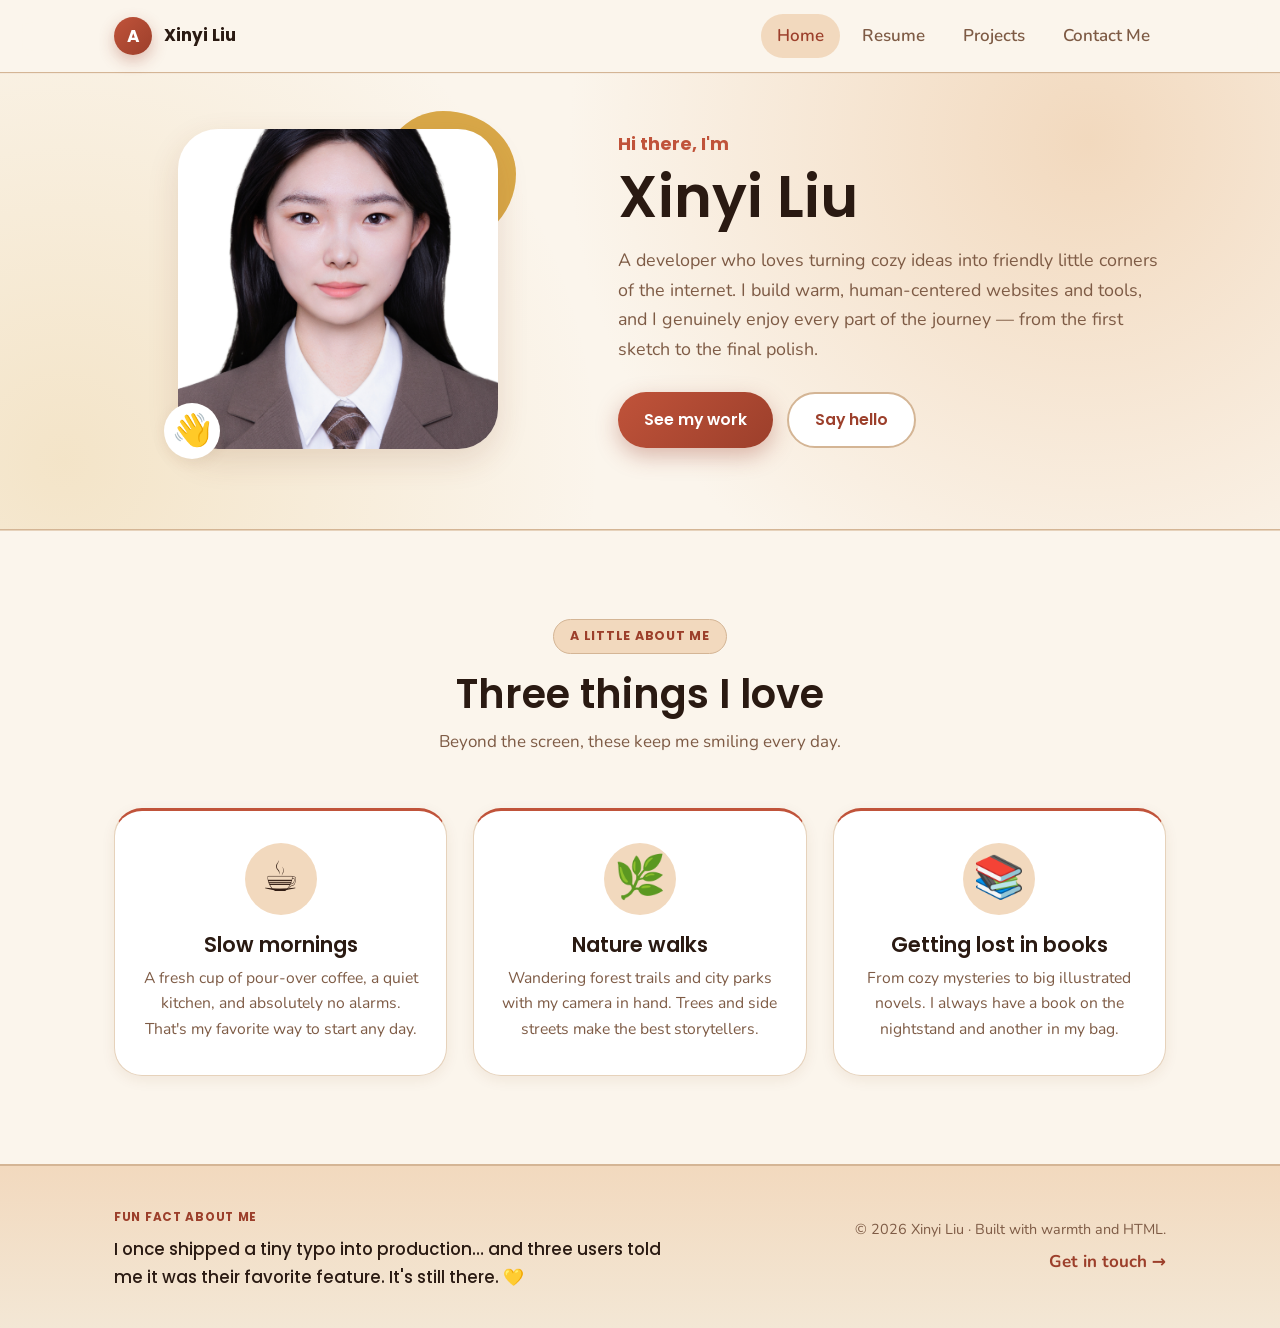
<file: index.html>
<!DOCTYPE html>
<html lang="en">
<head>
  <meta charset="UTF-8" />
  <meta name="viewport" content="width=device-width, initial-scale=1.0" />
  <meta name="description" content="Hi! I'm Xinyi — a friendly developer who loves building warm, human-centered products." />
  <title>Xinyi Liu · Home</title>
  <link rel="preconnect" href="https://fonts.googleapis.com" />
  <link rel="preconnect" href="https://fonts.gstatic.com" crossorigin />
  <link href="https://fonts.googleapis.com/css2?family=Nunito:wght@400;500;600;700&family=Poppins:wght@500;600;700&display=swap" rel="stylesheet" />
  <link rel="stylesheet" href="css/styles.css" />
</head>
<body>
  <!-- Top Navigation -->
  <header class="nav">
    <div class="container nav__inner">
      <a href="index.html" class="nav__brand">
        <span class="nav__mark">A</span>
        <span class="nav__name">Xinyi Liu</span>
      </a>

      <button class="nav__burger" id="navBurger" aria-label="Toggle menu" aria-expanded="false">
        <span></span><span></span><span></span>
      </button>

      <nav class="nav__menu" id="navMenu">
        <a href="index.html" class="nav__link nav__link--active">Home</a>
        <a href="resume.html" class="nav__link">Resume</a>
        <a href="projects.html" class="nav__link">Projects</a>
        <a href="contact.html" class="nav__link">Contact Me</a>
      </nav>
    </div>
  </header>

  <main>
    <!-- Hero -->
    <section class="hero">
      <div class="container hero__inner">
        <div class="hero__photo reveal">
          <img src="img/profile.jpeg" alt="Xinyi Liu" class="hero__img" />
          <span class="hero__photo-blob" aria-hidden="true"></span>
          <span class="hero__photo-dot" aria-hidden="true">👋</span>
        </div>

        <div class="hero__content">
          <p class="hero__hi reveal" data-delay="100">Hi there, I'm</p>
          <h1 class="hero__name reveal" data-delay="200">Xinyi Liu</h1>
          <p class="hero__intro reveal" data-delay="300">
            A developer who loves turning cozy ideas into friendly little corners of the internet.
            I build warm, human-centered websites and tools, and I genuinely enjoy every part of
            the journey — from the first sketch to the final polish.
          </p>
          <div class="hero__cta reveal" data-delay="400">
            <a href="projects.html" class="btn btn--primary">See my work</a>
            <a href="contact.html" class="btn btn--ghost">Say hello</a>
          </div>
        </div>
      </div>
    </section>

    <!-- Three things I like -->
    <section class="section">
      <div class="container">
        <div class="section__head reveal">
          <span class="section__eyebrow">A little about me</span>
          <h2 class="section__title">Three things I love</h2>
          <p class="section__subtitle">Beyond the screen, these keep me smiling every day.</p>
        </div>

        <div class="likes">
          <article class="like-card reveal" data-delay="100">
            <div class="like-card__icon">☕</div>
            <h3 class="like-card__title">Slow mornings</h3>
            <p class="like-card__text">
              A fresh cup of pour-over coffee, a quiet kitchen, and absolutely no alarms.
              That's my favorite way to start any day.
            </p>
          </article>

          <article class="like-card reveal" data-delay="200">
            <div class="like-card__icon">🌿</div>
            <h3 class="like-card__title">Nature walks</h3>
            <p class="like-card__text">
              Wandering forest trails and city parks with my camera in hand. Trees and
              side streets make the best storytellers.
            </p>
          </article>

          <article class="like-card reveal" data-delay="300">
            <div class="like-card__icon">📚</div>
            <h3 class="like-card__title">Getting lost in books</h3>
            <p class="like-card__text">
              From cozy mysteries to big illustrated novels. I always have a book on the
              nightstand and another in my bag.
            </p>
          </article>
        </div>
      </div>
    </section>
  </main>

  <!-- Footer with a fun fact -->
  <footer class="footer">
    <div class="container footer__inner">
      <div class="footer__fact">
        <span class="footer__fact-label">Fun fact about me</span>
        <p class="footer__fact-text">
          I once shipped a tiny typo into production… and three users told me it was their
          favorite feature. It's still there. 💛
        </p>
      </div>
      <div class="footer__meta">
        <p class="footer__copy">© <span id="year"></span> Xinyi Liu · Built with warmth and HTML.</p>
        <a href="contact.html" class="footer__link">Get in touch →</a>
      </div>
    </div>
  </footer>

  <script src="js/main.js" defer></script>
</body>
</html>
</file>
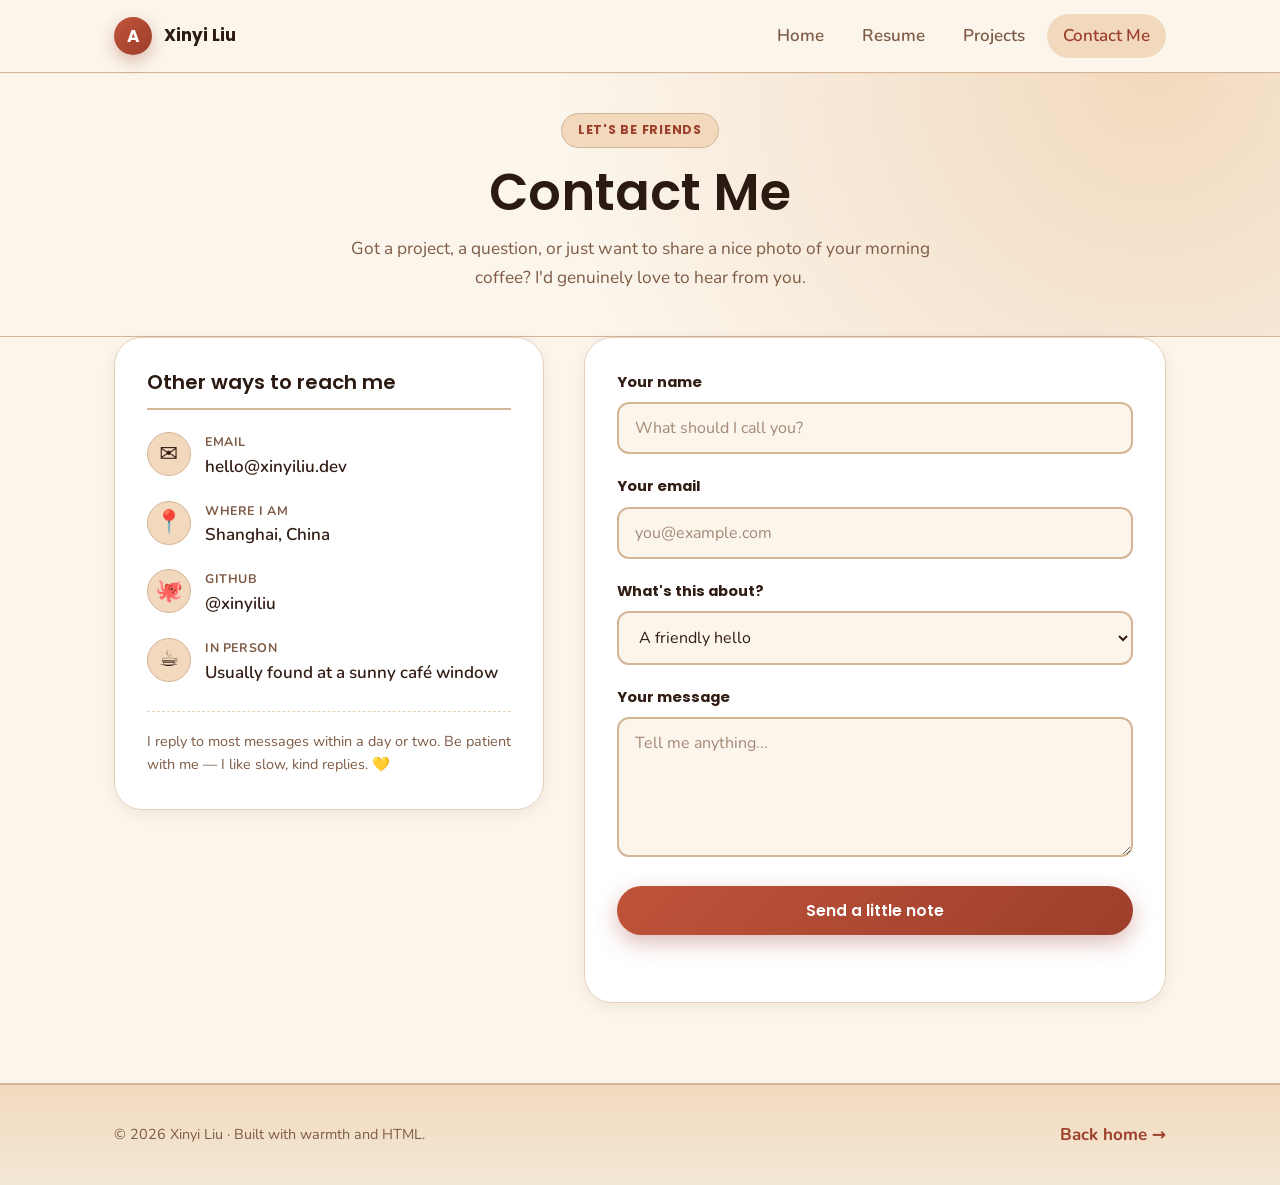
<file: contact.html>
<!DOCTYPE html>
<html lang="en">
<head>
  <meta charset="UTF-8" />
  <meta name="viewport" content="width=device-width, initial-scale=1.0" />
  <meta name="description" content="Say hello to Xinyi Liu — I'd love to hear from you." />
  <title>Xinyi Liu · Contact Me</title>
  <link rel="preconnect" href="https://fonts.googleapis.com" />
  <link rel="preconnect" href="https://fonts.gstatic.com" crossorigin />
  <link href="https://fonts.googleapis.com/css2?family=Nunito:wght@400;500;600;700&family=Poppins:wght@500;600;700&display=swap" rel="stylesheet" />
  <link rel="stylesheet" href="css/styles.css" />
</head>
<body>
  <header class="nav">
    <div class="container nav__inner">
      <a href="index.html" class="nav__brand">
        <span class="nav__mark">A</span>
        <span class="nav__name">Xinyi Liu</span>
      </a>
      <button class="nav__burger" id="navBurger" aria-label="Toggle menu" aria-expanded="false">
        <span></span><span></span><span></span>
      </button>
      <nav class="nav__menu" id="navMenu">
        <a href="index.html" class="nav__link">Home</a>
        <a href="resume.html" class="nav__link">Resume</a>
        <a href="projects.html" class="nav__link">Projects</a>
        <a href="contact.html" class="nav__link nav__link--active">Contact Me</a>
      </nav>
    </div>
  </header>

  <main>
    <section class="page-head">
      <div class="container">
        <span class="section__eyebrow reveal">Let's be friends</span>
        <h1 class="page-head__title reveal" data-delay="100">Contact Me</h1>
        <p class="page-head__lead reveal" data-delay="200">
          Got a project, a question, or just want to share a nice photo of your morning coffee?
          I'd genuinely love to hear from you.
        </p>
      </div>
    </section>

    <div class="container contact">
      <!-- Contact info -->
      <aside class="contact__info reveal">
        <h2 class="contact__heading">Other ways to reach me</h2>
        <ul class="contact__list">
          <li class="contact__item">
            <span class="contact__icon" aria-hidden="true">✉️</span>
            <div>
              <span class="contact__label">Email</span>
              <a href="mailto:hello@xinyiliu.dev" class="contact__value">hello@xinyiliu.dev</a>
            </div>
          </li>
          <li class="contact__item">
            <span class="contact__icon" aria-hidden="true">📍</span>
            <div>
              <span class="contact__label">Where I am</span>
              <span class="contact__value">Shanghai, China</span>
            </div>
          </li>
          <li class="contact__item">
            <span class="contact__icon" aria-hidden="true">🐙</span>
            <div>
              <span class="contact__label">GitHub</span>
              <a href="#" class="contact__value">@xinyiliu</a>
            </div>
          </li>
          <li class="contact__item">
            <span class="contact__icon" aria-hidden="true">☕</span>
            <div>
              <span class="contact__label">In person</span>
              <span class="contact__value">Usually found at a sunny café window</span>
            </div>
          </li>
        </ul>
        <p class="contact__note">I reply to most messages within a day or two. Be patient with me — I like slow, kind replies. 💛</p>
      </aside>

      <!-- Contact form -->
      <form class="contact__form reveal" data-delay="100" id="contactForm" novalidate>
        <div class="field">
          <label class="field__label" for="name">Your name</label>
          <input class="field__input" type="text" id="name" name="name" placeholder="What should I call you?" required />
        </div>
        <div class="field">
          <label class="field__label" for="email">Your email</label>
          <input class="field__input" type="email" id="email" name="email" placeholder="you@example.com" required />
        </div>
        <div class="field">
          <label class="field__label" for="topic">What's this about?</label>
          <select class="field__input" id="topic" name="topic">
            <option>A friendly hello</option>
            <option>A project together</option>
            <option>A question</option>
            <option>Just sharing something nice</option>
          </select>
        </div>
        <div class="field">
          <label class="field__label" for="message">Your message</label>
          <textarea class="field__input field__input--area" id="message" name="message" rows="5" placeholder="Tell me anything..." required></textarea>
        </div>
        <button type="submit" class="btn btn--primary btn--block">Send a little note</button>
        <p class="form__note" id="formNote" role="status" aria-live="polite"></p>
      </form>
    </div>
  </main>

  <footer class="footer footer--simple">
    <div class="container footer__inner">
      <p class="footer__copy">© <span id="year"></span> Xinyi Liu · Built with warmth and HTML.</p>
      <a href="index.html" class="footer__link">Back home →</a>
    </div>
  </footer>

  <script src="js/main.js" defer></script>
</body>
</html>
</file>
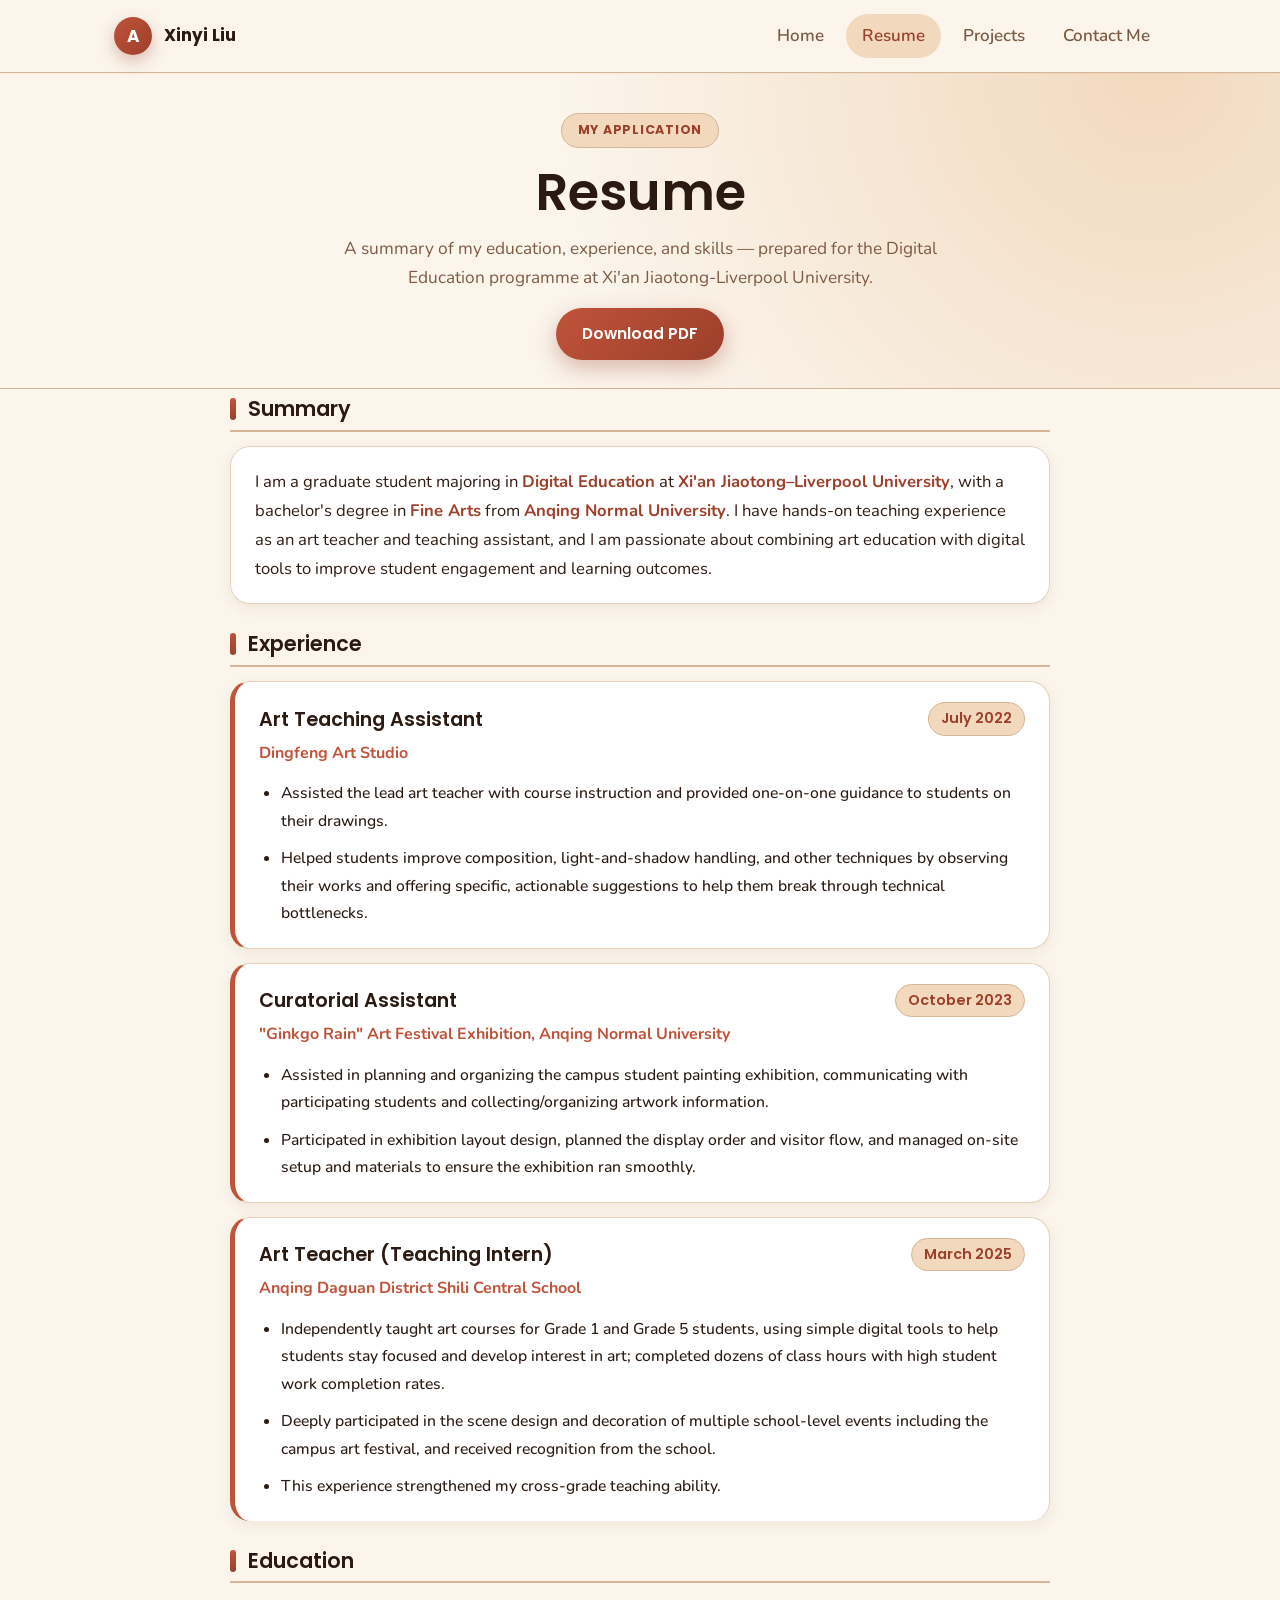
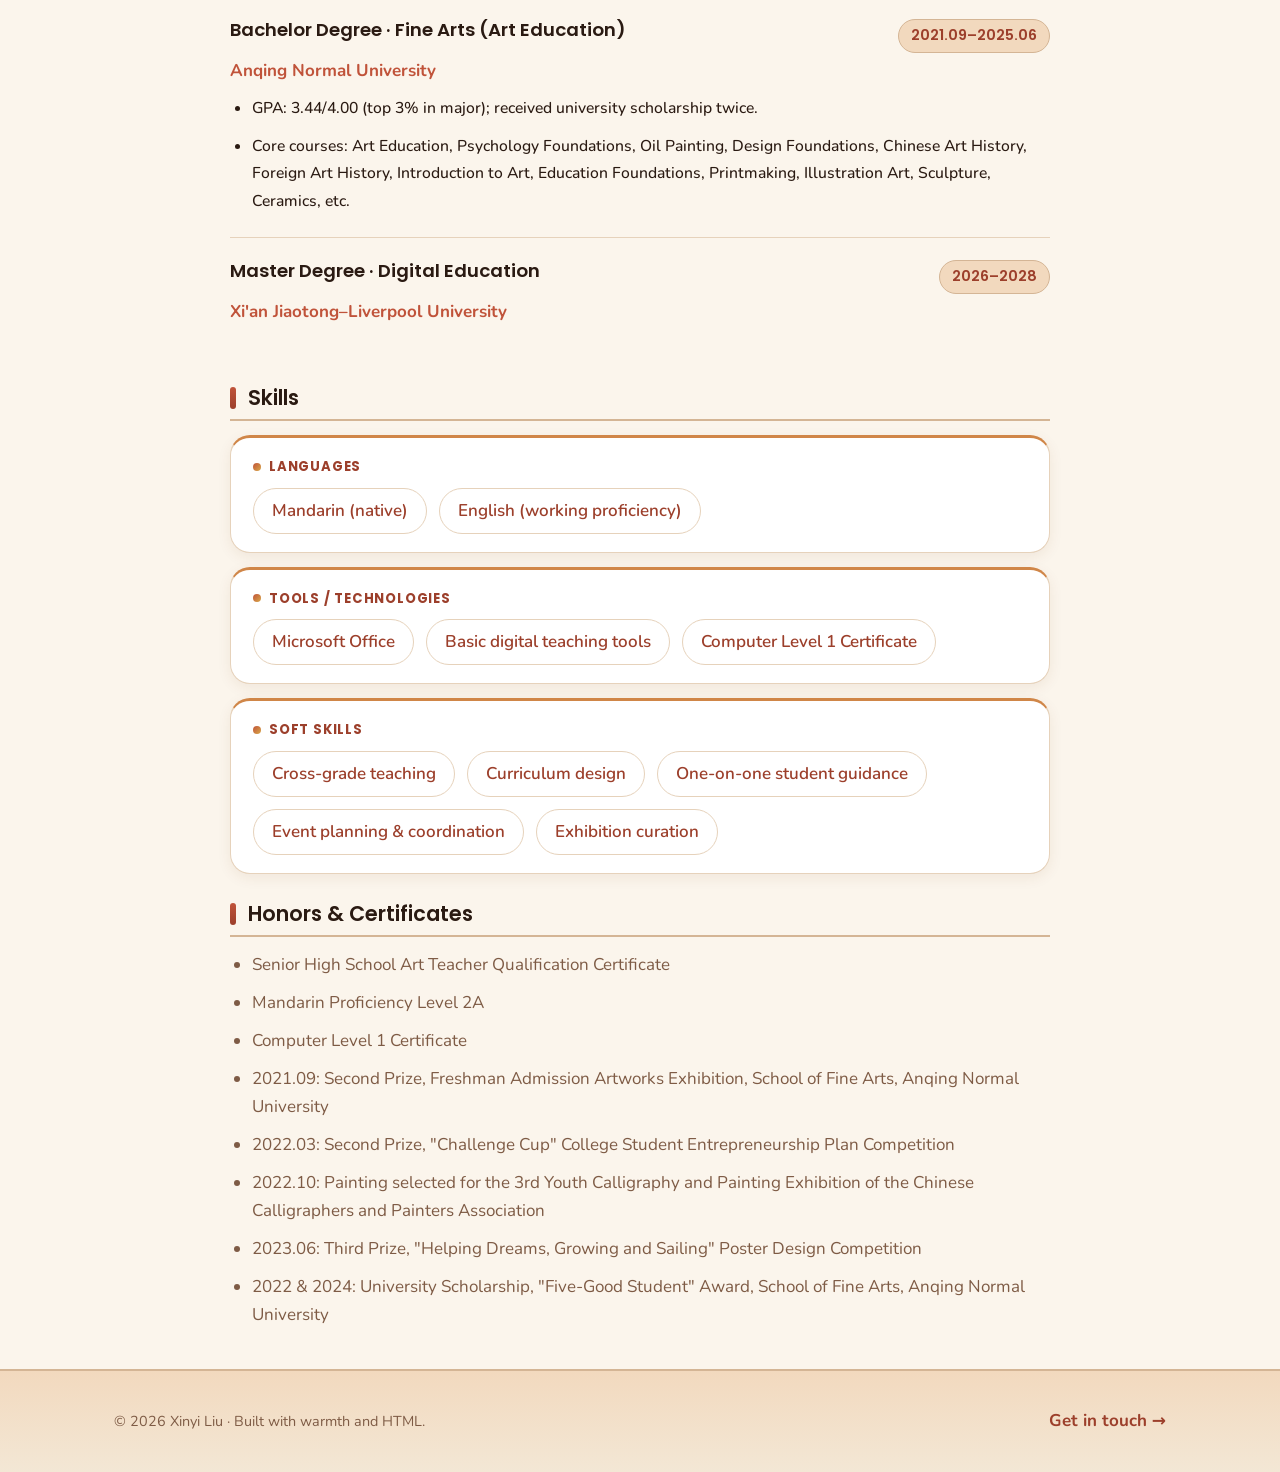
<file: resume.html>
<!DOCTYPE html>
<html lang="en">
<head>
  <meta charset="UTF-8" />
  <meta name="viewport" content="width=device-width, initial-scale=1.0" />
  <meta name="description" content="Personal statement of Xinyi Liu — applying for the Digital Education programme at Xi'an Jiaotong-Liverpool University." />
  <title>Xinyi Liu · Resume</title>
  <link rel="preconnect" href="https://fonts.googleapis.com" />
  <link rel="preconnect" href="https://fonts.gstatic.com" crossorigin />
  <link href="https://fonts.googleapis.com/css2?family=Nunito:wght@400;500;600;700&family=Poppins:wght@500;600;700&display=swap" rel="stylesheet" />
  <link rel="stylesheet" href="css/styles.css" />
</head>
<body>
  <header class="nav">
    <div class="container nav__inner">
      <a href="index.html" class="nav__brand">
        <span class="nav__mark">A</span>
        <span class="nav__name">Xinyi Liu</span>
      </a>
      <button class="nav__burger" id="navBurger" aria-label="Toggle menu" aria-expanded="false">
        <span></span><span></span><span></span>
      </button>
      <nav class="nav__menu" id="navMenu">
        <a href="index.html" class="nav__link">Home</a>
        <a href="resume.html" class="nav__link nav__link--active">Resume</a>
        <a href="projects.html" class="nav__link">Projects</a>
        <a href="contact.html" class="nav__link">Contact Me</a>
      </nav>
    </div>
  </header>

  <main>
    <!-- Page header -->
    <section class="page-head">
      <div class="container">
        <span class="section__eyebrow reveal">My application</span>
        <h1 class="page-head__title reveal" data-delay="100">Resume</h1>
        <p class="page-head__lead reveal" data-delay="200">
          A summary of my education, experience, and skills — prepared for the
          Digital Education programme at Xi'an Jiaotong-Liverpool University.
        </p>
        <a href="resume.pdf" download class="btn btn--primary reveal" data-delay="300">Download PDF</a>
      </div>
    </section>

    <div class="container resume">
      <!-- Summary -->
      <section class="resume__block reveal">
        <h2 class="resume__heading">Summary</h2>
        <p class="resume__para">
          I am a graduate student majoring in <strong>Digital Education</strong> at
          <strong>Xi'an Jiaotong–Liverpool University</strong>, with a bachelor's degree in
          <strong>Fine Arts</strong> from <strong>Anqing Normal University</strong>. I have hands-on
          teaching experience as an art teacher and teaching assistant, and I am passionate about
          combining art education with digital tools to improve student engagement and learning outcomes.
        </p>
      </section>

      <!-- Experience -->
      <section class="resume__block reveal">
        <h2 class="resume__heading">Experience</h2>

        <div class="job job--card">
          <div class="job__top">
            <h3 class="job__role">Art Teaching Assistant</h3>
            <span class="job__time">July 2022</span>
          </div>
          <p class="job__org">Dingfeng Art Studio</p>
          <ul class="job__list">
            <li>Assisted the lead art teacher with course instruction and provided one-on-one guidance to students on their drawings.</li>
            <li>Helped students improve composition, light-and-shadow handling, and other techniques by observing their works and offering specific, actionable suggestions to help them break through technical bottlenecks.</li>
          </ul>
        </div>

        <div class="job job--card">
          <div class="job__top">
            <h3 class="job__role">Curatorial Assistant</h3>
            <span class="job__time">October 2023</span>
          </div>
          <p class="job__org">"Ginkgo Rain" Art Festival Exhibition, Anqing Normal University</p>
          <ul class="job__list">
            <li>Assisted in planning and organizing the campus student painting exhibition, communicating with participating students and collecting/organizing artwork information.</li>
            <li style="page-break-before: always;">Participated in exhibition layout design, planned the display order and visitor flow, and managed on-site setup and materials to ensure the exhibition ran smoothly.</li>
          </ul>
        </div>

        <div class="job job--card">
          <div class="job__top">
            <h3 class="job__role">Art Teacher (Teaching Intern)</h3>
            <span class="job__time">March 2025</span>
          </div>
          <p class="job__org">Anqing Daguan District Shili Central School</p>
          <ul class="job__list">
            <li>Independently taught art courses for Grade 1 and Grade 5 students, using simple digital tools to help students stay focused and develop interest in art; completed dozens of class hours with high student work completion rates.</li>
            <li>Deeply participated in the scene design and decoration of multiple school-level events including the campus art festival, and received recognition from the school.</li>
            <li>This experience strengthened my cross-grade teaching ability.</li>
          </ul>
        </div>
      </section>

      <!-- Education -->
      <section class="resume__block reveal">
        <h2 class="resume__heading">Education</h2>

        <div class="job">
          <div class="job__top">
            <h3 class="job__role">Bachelor Degree · Fine Arts (Art Education)</h3>
            <span class="job__time">2021.09–2025.06</span>
          </div>
          <p class="job__org">Anqing Normal University</p>
          <ul class="job__list">
            <li>GPA: 3.44/4.00 (top 3% in major); received university scholarship twice.</li>
            <li>Core courses: Art Education, Psychology Foundations, Oil Painting, Design Foundations, Chinese Art History, Foreign Art History, Introduction to Art, Education Foundations, Printmaking, Illustration Art, Sculpture, Ceramics, etc.</li>
          </ul>
        </div>

        <div class="job">
          <div class="job__top">
            <h3 class="job__role">Master Degree · Digital Education</h3>
            <span class="job__time">2026–2028</span>
          </div>
          <p class="job__org">Xi'an Jiaotong–Liverpool University</p>
        </div>
      </section>

      <!-- Skills -->
      <section class="resume__block reveal">
        <h2 class="resume__heading">Skills</h2>

        <div class="skill-groups">
          <div class="skill-group">
            <p class="skill-group__label">Languages</p>
            <ul class="skills-chips">
              <li>Mandarin (native)</li>
              <li>English (working proficiency)</li>
            </ul>
          </div>

          <div class="skill-group">
            <p class="skill-group__label">Tools / Technologies</p>
            <ul class="skills-chips">
              <li>Microsoft Office</li>
              <li>Basic digital teaching tools</li>
              <li>Computer Level 1 Certificate</li>
            </ul>
          </div>

          <div class="skill-group">
            <p class="skill-group__label">Soft Skills</p>
            <ul class="skills-chips">
              <li>Cross-grade teaching</li>
              <li>Curriculum design</li>
              <li>One-on-one student guidance</li>
              <li>Event planning &amp; coordination</li>
              <li>Exhibition curation</li>
            </ul>
          </div>
        </div>
      </section>

      <!-- Honors & Certificates -->
      <section class="resume__block reveal">
        <h2 class="resume__heading">Honors &amp; Certificates</h2>
        <ul class="resume__highlights">
          <li>Senior High School Art Teacher Qualification Certificate</li>
          <li>Mandarin Proficiency Level 2A</li>
          <li>Computer Level 1 Certificate</li>
          <li>2021.09: Second Prize, Freshman Admission Artworks Exhibition, School of Fine Arts, Anqing Normal University</li>
          <li>2022.03: Second Prize, "Challenge Cup" College Student Entrepreneurship Plan Competition</li>
          <li>2022.10: Painting selected for the 3rd Youth Calligraphy and Painting Exhibition of the Chinese Calligraphers and Painters Association</li>
          <li>2023.06: Third Prize, "Helping Dreams, Growing and Sailing" Poster Design Competition</li>
          <li>2022 &amp; 2024: University Scholarship, "Five-Good Student" Award, School of Fine Arts, Anqing Normal University</li>
        </ul>
      </section>

    </div>
  </main>

  <footer class="footer footer--simple">
    <div class="container footer__inner">
      <p class="footer__copy">© <span id="year"></span> Xinyi Liu · Built with warmth and HTML.</p>
      <a href="contact.html" class="footer__link">Get in touch →</a>
    </div>
  </footer>

  <script src="js/main.js" defer></script>
</body>
</html>
</file>
<file: css/styles.css>
/* =========================================================
   Alex Rivera — Warm Personal Website
   ========================================================= */

/* ---------- Design Tokens ---------- */
:root {
  /* Warm, fashionable, trustworthy palette
     - Terracotta/clay primary: grounded, premium, reliable
     - Deep espresso ink: trustworthy anchor for headings
     - Warm cream neutrals: inviting, clear, sophisticated */
  --cream:        #FBF5EC;   /* page background, warm cream */
  --cream-2:      #F3E7D5;   /* panels / secondary surfaces */
  --peach:        #F2D9BE;   /* subtle highlights / chips */
  --coral:        #C0533A;   /* primary: refined terracotta */
  --coral-dark:   #9C3F2B;   /* hover / strong accents */
  --sand:         #D08648;   /* secondary warm */
  --honey:        #D9A848;   /* tertiary accent */
  --ink:          #2A1A12;   /* deep espresso — headings anchor */
  --text:         #321D14;   /* deep warm brown, clear contrast */
  --text-muted:   #7E5B45;   /* warm muted */
  --card:         #FFFFFF;
  --border:       #E6D2BB;   /* clearer warm border */
  --border-strong:#D4B595;   /* stronger separator */
  --shadow:       0 12px 32px rgba(120, 60, 30, 0.14);
  --shadow-soft:  0 4px 14px rgba(120, 60, 30, 0.08);

  /* Radii */
  --r-sm: 12px;
  --r-md: 20px;
  --r-lg: 28px;
  --r-xl: 40px;
  --r-full: 999px;

  /* Type */
  --font-head: 'Poppins', system-ui, sans-serif;
  --font-body: 'Nunito', system-ui, sans-serif;

  /* Layout */
  --maxw: 1100px;
  --nav-h: 72px;
}

/* ---------- Reset ---------- */
*, *::before, *::after { box-sizing: border-box; }
* { margin: 0; }
html { scroll-behavior: smooth; -webkit-text-size-adjust: 100%; }
body {
  font-family: var(--font-body);
  color: var(--text);
  background: var(--cream);
  line-height: 1.65;
  font-size: 17px;
  -webkit-font-smoothing: antialiased;
  overflow-x: hidden;
}
img { max-width: 100%; display: block; }
a { color: inherit; text-decoration: none; }
ul { list-style: none; padding: 0; }
button { font-family: inherit; cursor: pointer; border: none; background: none; }
h1, h2, h3 { font-family: var(--font-head); line-height: 1.2; font-weight: 600; color: var(--ink); }

.container {
  width: 100%;
  max-width: var(--maxw);
  margin-inline: auto;
  padding-inline: 24px;
}

/* ---------- Navigation ---------- */
.nav {
  position: sticky;
  top: 0;
  z-index: 100;
  background: rgba(251, 245, 236, 0.92);
  backdrop-filter: blur(14px) saturate(140%);
  -webkit-backdrop-filter: blur(14px) saturate(140%);
  border-bottom: 1px solid var(--border-strong);
  box-shadow: 0 1px 0 rgba(120, 60, 30, 0.04);
}
.nav__inner {
  height: var(--nav-h);
  display: flex;
  align-items: center;
  justify-content: space-between;
  gap: 20px;
}
.nav__brand {
  display: flex;
  align-items: center;
  gap: 12px;
  font-family: var(--font-head);
  font-weight: 700;
  color: var(--ink);
}
.nav__mark {
  display: grid;
  place-items: center;
  width: 38px; height: 38px;
  background: linear-gradient(135deg, var(--coral), var(--coral-dark));
  color: #fff;
  border-radius: var(--r-full);
  font-weight: 700;
  box-shadow: 0 6px 16px rgba(156, 63, 43, 0.32);
}
.nav__name { font-size: 1.05rem; }

.nav__menu { display: flex; gap: 6px; }
.nav__link {
  padding: 8px 16px;
  border-radius: var(--r-full);
  font-weight: 600;
  color: var(--text-muted);
  transition: color .2s, background .2s;
}
.nav__link:hover { color: var(--ink); background: var(--cream-2); }
.nav__link--active { color: var(--coral-dark); background: var(--peach); }

.nav__burger {
  display: none;
  flex-direction: column;
  gap: 5px;
  padding: 10px;
}
.nav__burger span {
  display: block;
  width: 24px; height: 2.5px;
  background: var(--text);
  border-radius: 2px;
  transition: transform .3s, opacity .3s;
}
.nav__burger.is-open span:nth-child(1) { transform: translateY(7.5px) rotate(45deg); }
.nav__burger.is-open span:nth-child(2) { opacity: 0; }
.nav__burger.is-open span:nth-child(3) { transform: translateY(-7.5px) rotate(-45deg); }

/* ---------- Buttons ---------- */
.btn {
  display: inline-flex;
  align-items: center;
  justify-content: center;
  gap: 8px;
  padding: 13px 26px;
  border-radius: var(--r-full);
  font-family: var(--font-head);
  font-weight: 600;
  font-size: 0.98rem;
  transition: transform .2s, box-shadow .2s, background .2s;
}
.btn--primary {
  background: linear-gradient(135deg, var(--coral), var(--coral-dark));
  color: #fff;
  box-shadow: 0 8px 22px rgba(156, 63, 43, 0.34);
}
.btn--primary:hover {
  transform: translateY(-2px);
  box-shadow: 0 12px 28px rgba(156, 63, 43, 0.40);
}
.btn--ghost {
  background: var(--card);
  color: var(--coral-dark);
  border: 2px solid var(--border-strong);
}
.btn--ghost:hover { transform: translateY(-2px); background: var(--peach); border-color: var(--coral); }
.btn--block { width: 100%; }

/* ---------- Hero ---------- */
.hero {
  padding-top: 56px;
  padding-bottom: 80px;
  background:
    radial-gradient(circle at 85% 15%, var(--peach) 0%, transparent 45%),
    radial-gradient(circle at 5% 85%, rgba(217, 168, 72, 0.22) 0%, transparent 42%),
    var(--cream);
  border-bottom: 1px solid var(--border-strong);
}
.hero__inner {
  display: grid;
  grid-template-columns: 0.9fr 1.1fr;
  align-items: center;
  gap: 56px;
}
.hero__photo {
  position: relative;
  width: 320px;
  height: 320px;
  justify-self: center;
}
.hero__img {
  position: relative;
  z-index: 2;
  width: 100%; height: 100%;
  object-fit: cover;
  border-radius: var(--r-xl);
  box-shadow: var(--shadow);
}
.hero__photo-blob {
  position: absolute;
  inset: -18px -18px auto auto;
  width: 140px; height: 140px;
  background: var(--honey);
  border-radius: 48% 52% 60% 40% / 55% 45% 55% 45%;
  z-index: 1;
}
.hero__photo-dot {
  position: absolute;
  z-index: 3;
  left: -14px; bottom: -10px;
  font-size: 2rem;
  background: var(--card);
  width: 56px; height: 56px;
  display: grid;
  place-items: center;
  border-radius: var(--r-full);
  box-shadow: var(--shadow-soft);
  animation: wave 2.4s ease-in-out infinite;
}
@keyframes wave { 0%,100% { transform: rotate(0); } 25% { transform: rotate(-12deg); } 75% { transform: rotate(12deg); } }

.hero__hi { color: var(--coral); font-weight: 700; font-family: var(--font-head); font-size: 1.1rem; }
.hero__name {
  font-size: clamp(2.4rem, 6vw, 3.6rem);
  color: var(--ink);
  margin: 4px 0 14px;
}
.hero__intro {
  color: var(--text-muted);
  font-size: 1.12rem;
  max-width: 540px;
  margin-bottom: 28px;
}
.hero__cta { display: flex; flex-wrap: wrap; gap: 14px; }

/* ---------- Sections ---------- */
.section { padding: 88px 0; border-top: 1px solid var(--border); }
.section--alt { background: var(--cream-2); border-top-color: var(--border-strong); }
.section__head {
  text-align: center;
  max-width: 620px;
  margin: 0 auto 52px;
}
.section__eyebrow {
  display: inline-block;
  font-family: var(--font-head);
  font-weight: 700;
  letter-spacing: 0.06em;
  text-transform: uppercase;
  font-size: 0.78rem;
  color: var(--coral-dark);
  background: var(--peach);
  padding: 6px 16px;
  border-radius: var(--r-full);
  border: 1px solid var(--border-strong);
}
.section__title {
  font-size: clamp(1.8rem, 4vw, 2.5rem);
  margin: 16px 0 10px;
}
.section__subtitle { color: var(--text-muted); }

/* ---------- Like cards ---------- */
.likes {
  display: grid;
  grid-template-columns: repeat(3, 1fr);
  gap: 26px;
}
.like-card {
  background: var(--card);
  border: 1px solid var(--border);
  border-top: 3px solid var(--coral);
  border-radius: var(--r-lg);
  padding: 32px 28px;
  text-align: center;
  box-shadow: var(--shadow-soft);
  transition: transform .25s, box-shadow .25s, border-color .25s;
}
.like-card:hover { transform: translateY(-6px); box-shadow: var(--shadow); border-top-color: var(--coral-dark); }
.like-card__icon {
  font-size: 2.6rem;
  width: 72px; height: 72px;
  display: grid;
  place-items: center;
  margin: 0 auto 18px;
  background: var(--peach);
  border-radius: var(--r-full);
}
.like-card__title { font-size: 1.3rem; margin-bottom: 8px; color: var(--ink); }
.like-card__text { color: var(--text-muted); font-size: 0.98rem; }

/* ---------- Page head (subpages) ---------- */
.page-head {
  padding: 40px 0 28px;
  background:
    radial-gradient(circle at 90% 0%, var(--peach) 0%, transparent 50%),
    var(--cream);
  text-align: center;
  border-bottom: 1px solid var(--border-strong);
}
.page-head__title {
  font-size: clamp(2.2rem, 5vw, 3.2rem);
  margin: 14px 0 12px;
  color: var(--ink);
}
.page-head__lead {
  color: var(--text-muted);
  max-width: 600px;
  margin: 0 auto 16px;
  font-size: 1.08rem;
}

/* ---------- Resume ---------- */
.resume { padding-top: 8px; padding-bottom: 40px; display: grid; gap: 28px; }
.resume__block { max-width: 820px; margin-inline: auto; width: 100%; }
.resume__heading {
  font-size: 1.3rem;
  color: var(--ink);
  margin-bottom: 14px;
  padding-bottom: 8px;
  border-bottom: 2px solid var(--border-strong);
}
.resume__heading::before {
  content: '';
  display: inline-block;
  width: 6px; height: 22px;
  background: linear-gradient(var(--coral), var(--coral-dark));
  border-radius: 3px;
  margin-right: 12px;
  vertical-align: -4px;
}
.job {
  padding: 22px 0;
  border-bottom: 1px solid var(--border);
}
.job:last-child { border-bottom: none; }
.job__top { display: flex; justify-content: space-between; gap: 16px; flex-wrap: wrap; }
.job__role { font-size: 1.15rem; color: var(--ink); }
.job__time {
  font-family: var(--font-head);
  font-weight: 600;
  color: var(--coral-dark);
  font-size: 0.9rem;
  background: var(--peach);
  padding: 4px 12px;
  border-radius: var(--r-full);
  border: 1px solid var(--border-strong);
}
.job__org { color: var(--coral); font-weight: 700; margin: 4px 0 10px; }
.job__note { color: var(--text-muted); font-style: italic; }
.job__list { list-style: disc; padding-left: 22px; display: grid; gap: 10px; }
.job__list li { color: var(--ink); font-size: 0.98rem; font-weight: 500; line-height: 1.75; }

.skills-chips { display: flex; flex-wrap: wrap; gap: 12px; }
.skills-chips li {
  background: var(--card);
  border: 1px solid var(--border);
  padding: 8px 18px;
  border-radius: var(--r-full);
  font-weight: 600;
  color: var(--coral-dark);
  transition: background .2s, transform .2s;
}
.skills-chips li:hover { background: var(--peach); transform: translateY(-2px); }
.resume__highlights { list-style: disc; padding-left: 22px; display: grid; gap: 10px; }
.resume__highlights li { color: var(--text-muted); }
.resume__para {
  font-size: 1.04rem;
  line-height: 1.75;
  color: var(--text);
  background: var(--card);
  border: 1px solid var(--border);
  border-radius: var(--r-md);
  padding: 20px 24px;
  box-shadow: var(--shadow-soft);
}
.resume__para strong { color: var(--coral-dark); font-weight: 700; }

/* ---------- Experience cards — scannable job cards ---------- */
.job--card {
  background: var(--card);
  border: 1px solid var(--border);
  border-left: 5px solid var(--coral);
  border-radius: var(--r-md);
  padding: 20px 24px;
  margin-bottom: 14px;
  box-shadow: var(--shadow-soft);
  transition: transform .22s ease, box-shadow .22s ease, border-left-color .22s ease;
}
.job--card:last-child { margin-bottom: 0; }
.job--card:hover {
  transform: translateX(4px);
  box-shadow: var(--shadow);
  border-left-color: var(--coral-dark);
}
.job--card .job__top { align-items: center; }
.job--card .job__role { font-size: 1.2rem; }
.job--card .job__org { font-size: 1rem; margin-bottom: 14px; }
.job--card .job__list { margin-top: 4px; }

/* ---------- Skill category cards ---------- */
.skill-groups { display: grid; gap: 14px; }
.skill-group {
  background: var(--card);
  border: 1px solid var(--border);
  border-top: 3px solid var(--sand);
  border-radius: var(--r-md);
  padding: 18px 22px;
  box-shadow: var(--shadow-soft);
  transition: transform .22s ease, box-shadow .22s ease, border-top-color .22s ease;
}
.skill-group:hover { transform: translateY(-3px); box-shadow: var(--shadow); border-top-color: var(--coral); }
.skill-group__label {
  font-family: var(--font-head);
  font-weight: 700;
  font-size: 0.82rem;
  text-transform: uppercase;
  letter-spacing: 0.06em;
  color: var(--coral-dark);
  margin-bottom: 10px;
  display: flex;
  align-items: center;
  gap: 8px;
}
.skill-group__label::before {
  content: '';
  width: 8px; height: 8px;
  border-radius: 50%;
  background: linear-gradient(135deg, var(--coral), var(--honey));
}

/* ---------- Projects ---------- */
.projects {
  display: grid;
  grid-template-columns: repeat(2, 1fr);
  gap: 30px;
  padding-bottom: 80px;
}
.project-card {
  background: var(--card);
  border: 1px solid var(--border);
  border-radius: var(--r-lg);
  overflow: hidden;
  box-shadow: var(--shadow-soft);
  transition: transform .25s, box-shadow .25s, border-color .25s;
}
.project-card:hover { transform: translateY(-6px); box-shadow: var(--shadow); border-color: var(--coral); }
.project-card__media {
  height: 180px;
  display: grid;
  place-items: center;
  font-size: 4rem;
}
.project-card__media--1 { background: linear-gradient(135deg, var(--honey), var(--sand)); }
.project-card__media--2 { background: linear-gradient(135deg, var(--sand), var(--coral)); }
.project-card__media--3 { background: linear-gradient(135deg, var(--peach), var(--honey)); }
.project-card__media--4 { background: linear-gradient(135deg, #CDEAC0, var(--honey)); }
.project-card__emoji { filter: drop-shadow(0 4px 8px rgba(42, 26, 18, .18)); }
.project-card__body { padding: 26px; }
.project-card__tag {
  font-family: var(--font-head);
  font-size: 0.72rem;
  text-transform: uppercase;
  letter-spacing: 0.06em;
  font-weight: 700;
  color: var(--coral-dark);
  background: var(--peach);
  border: 1px solid var(--border-strong);
  padding: 4px 12px;
  border-radius: var(--r-full);
}
.project-card__title { font-size: 1.4rem; margin: 12px 0 10px; color: var(--ink); }
.project-card__desc { color: var(--text-muted); margin-bottom: 18px; }
.project-card__stack {
  display: flex;
  flex-wrap: wrap;
  gap: 8px;
  margin-bottom: 20px;
}
.project-card__stack li {
  font-size: 0.82rem;
  background: var(--cream-2);
  padding: 4px 12px;
  border-radius: var(--r-full);
  color: var(--text-muted);
  font-weight: 600;
}
.project-card__links { display: flex; gap: 18px; }
.project-card__link { font-weight: 700; color: var(--coral-dark); }
.project-card__link--ghost { color: var(--text-muted); }

/* ---------- To-Do App ---------- */
.todo {
  padding-bottom: 80px;
  display: flex;
  justify-content: center;
}
.todo__card {
  width: 100%;
  max-width: 660px;
  background: var(--card);
  border: 1px solid var(--border);
  border-radius: var(--r-lg);
  box-shadow: var(--shadow);
  padding: 36px 32px;
}
.todo__title {
  font-size: clamp(1.5rem, 3.5vw, 1.9rem);
  color: var(--ink);
  margin-bottom: 6px;
}
.todo__subtitle {
  color: var(--text-muted);
  font-size: 1rem;
  margin-bottom: 26px;
}

.todo__form { display: grid; gap: 16px; }
.todo__row {
  display: flex;
  gap: 14px;
  flex-wrap: wrap;
}
.todo__field { display: grid; gap: 8px; flex: 1; min-width: 0; }
.todo__field--grow { flex: 2; }
.todo__label {
  font-family: var(--font-head);
  font-weight: 700;
  font-size: 0.82rem;
  letter-spacing: 0.04em;
  color: var(--text-muted);
}
.todo__input {
  width: 100%;
  padding: 13px 16px;
  border: 2px solid var(--border-strong);
  border-radius: var(--r-sm);
  font-family: inherit;
  font-size: 1rem;
  background: var(--cream);
  color: var(--text);
  transition: border-color .2s, background .2s, box-shadow .2s;
}
.todo__input::placeholder { color: var(--text-muted); opacity: .7; }
.todo__input:focus {
  outline: none;
  border-color: var(--coral);
  background: #fff;
  box-shadow: 0 0 0 3px rgba(192, 83, 58, 0.15);
}
.todo__add { justify-self: start; }

.todo__list {
  margin-top: 28px;
  display: grid;
  gap: 12px;
}
.todo__item {
  display: flex;
  align-items: center;
  gap: 14px;
  padding: 14px 16px;
  background: var(--cream);
  border: 1px solid var(--border);
  border-radius: var(--r-sm);
  transition: background .2s, border-color .2s, opacity .2s, transform .2s;
  animation: todoIn .25s ease;
}
@keyframes todoIn {
  from { opacity: 0; transform: translateY(-6px); }
  to   { opacity: 1; transform: none; }
}
.todo__item:hover { border-color: var(--border-strong); background: #fff; }
.todo__item--done { opacity: .6; background: var(--cream-2); }

.todo__check { position: relative; display: inline-flex; flex-shrink: 0; width: 24px; height: 24px; }
.todo__checkbox {
  position: absolute;
  inset: 0;
  width: 100%; height: 100%;
  margin: 0;
  opacity: 0;
  cursor: pointer;
}
.todo__box {
  width: 24px; height: 24px;
  border: 2px solid var(--border-strong);
  border-radius: 8px;
  background: #fff;
  display: grid;
  place-items: center;
  pointer-events: none;
  transition: background .2s, border-color .2s;
}
.todo__box::after {
  content: '';
  width: 12px; height: 7px;
  border-left: 2.5px solid #fff;
  border-bottom: 2.5px solid #fff;
  transform: rotate(-45deg) scale(0);
  margin-top: -2px;
  transition: transform .2s;
}
.todo__checkbox:checked + .todo__box {
  background: linear-gradient(135deg, var(--coral), var(--coral-dark));
  border-color: var(--coral-dark);
}
.todo__checkbox:checked + .todo__box::after { transform: rotate(-45deg) scale(1); }
.todo__checkbox:focus-visible + .todo__box {
  box-shadow: 0 0 0 3px rgba(192, 83, 58, 0.22);
}

.todo__content { flex: 1; min-width: 0; display: grid; gap: 2px; }
.todo__text {
  font-weight: 600;
  color: var(--text);
  word-break: break-word;
  transition: color .2s;
}
.todo__item--done .todo__text {
  text-decoration: line-through;
  text-decoration-thickness: 2px;
  color: var(--text-muted);
}
.todo__date {
  font-size: 0.8rem;
  color: var(--text-muted);
  font-weight: 600;
}

.todo__del {
  flex-shrink: 0;
  width: 32px; height: 32px;
  border-radius: var(--r-full);
  display: grid;
  place-items: center;
  font-size: 1.4rem;
  line-height: 1;
  color: var(--text-muted);
  transition: background .2s, color .2s, transform .2s;
}
.todo__del:hover { background: var(--peach); color: var(--coral-dark); transform: rotate(90deg); }

.todo__empty {
  margin-top: 28px;
  text-align: center;
  color: var(--text-muted);
  font-style: italic;
  padding: 24px;
  border: 1px dashed var(--border-strong);
  border-radius: var(--r-sm);
  background: var(--cream);
}

/* Priority picker */
.todo__priority {
  border: none;
  padding: 0;
  margin: 0;
  display: grid;
  gap: 8px;
}
.todo__prio-group { display: flex; gap: 8px; flex-wrap: wrap; }
.todo__prio {
  font-family: var(--font-head);
  font-weight: 600;
  font-size: 0.88rem;
  padding: 8px 14px;
  border-radius: var(--r-full);
  border: 2px solid var(--border-strong);
  background: var(--cream);
  color: var(--text-muted);
  transition: background .2s, color .2s, border-color .2s, transform .2s;
}
.todo__prio:hover { color: var(--ink); transform: translateY(-1px); }
.todo__prio.is-active { color: #fff; }
.todo__prio[data-prio="low"].is-active { background: #5BA838; border-color: #5BA838; }
.todo__prio[data-prio="medium"].is-active { background: var(--sand); border-color: var(--sand); }
.todo__prio[data-prio="high"].is-active { background: linear-gradient(135deg, var(--coral), var(--coral-dark)); border-color: var(--coral-dark); }

/* Counter */
.todo__count {
  margin-top: 22px;
  display: inline-block;
  font-family: var(--font-head);
  font-weight: 600;
  font-size: 0.9rem;
  color: var(--coral-dark);
  background: var(--peach);
  border: 1px solid var(--border-strong);
  padding: 7px 16px;
  border-radius: var(--r-full);
}
.todo__count[hidden] { display: none; }

/* Task meta + priority tag */
.todo__meta { display: flex; align-items: center; gap: 8px; flex-wrap: wrap; margin-top: 2px; }
.todo__prio-tag {
  font-size: 0.72rem;
  font-weight: 700;
  padding: 2px 10px;
  border-radius: var(--r-full);
  border: 1px solid var(--border-strong);
  background: var(--card);
  white-space: nowrap;
}
.todo__prio-tag--low { background: #E6F3DC; color: #3E7B2A; border-color: #C8E4B0; }
.todo__prio-tag--medium { background: rgba(208,134,72,.14); color: #A85F2E; border-color: rgba(208,134,72,.32); }
.todo__prio-tag--high { background: rgba(192,83,58,.12); color: var(--coral-dark); border-color: rgba(192,83,58,.32); }

/* Inline editing */
.todo__text { cursor: text; }
.todo__text:hover { color: var(--coral-dark); }
.todo__item--done .todo__text:hover { color: var(--text-muted); }
.todo__edit {
  width: 100%;
  font-family: inherit;
  font-size: 1rem;
  font-weight: 600;
  color: var(--text);
  background: #fff;
  border: 2px solid var(--coral);
  border-radius: 6px;
  padding: 2px 8px;
  outline: none;
  box-shadow: 0 0 0 3px rgba(192,83,58,.15);
}

/* ---- To-Do App — colorful extras ---- */
.page-head--todo {
  background:
    radial-gradient(circle at 88% 0%, var(--peach) 0%, transparent 52%),
    radial-gradient(circle at 8% 18%, rgba(217,168,72,.30) 0%, transparent 46%),
    radial-gradient(circle at 50% 110%, rgba(192,83,58,.12) 0%, transparent 42%),
    var(--cream);
}

.todo__card {
  position: relative;
  overflow: hidden;
}
.todo__card::before {
  content: '';
  position: absolute;
  top: 0; left: 0; right: 0;
  height: 7px;
  background: linear-gradient(90deg, var(--honey), var(--sand), var(--coral), var(--coral-dark));
}

.todo__title {
  background: linear-gradient(135deg, var(--coral-dark), var(--coral), var(--sand));
  -webkit-background-clip: text;
  background-clip: text;
  color: transparent;
}

.todo__item {
  border-left: 5px solid var(--border-strong);
}
.todo__item[data-prio="low"] { border-left-color: #5BA838; }
.todo__item[data-prio="medium"] { border-left-color: var(--sand); }
.todo__item[data-prio="high"] { border-left-color: var(--coral); }

.todo__count { transition: background .25s, color .25s, border-color .25s; }
.todo__count--done {
  background: #E6F3DC;
  color: #3E7B2A;
  border-color: #C8E4B0;
}

.todo__status {
  margin-top: 10px;
  font-size: 0.85rem;
  font-weight: 600;
  min-height: 1em;
}
.todo__status[hidden] { display: none; }
.todo__status--ok { color: #2A8C5A; }
.todo__status--err { color: var(--coral-dark); }

/* Progress bar */
.todo__progress { margin-top: 22px; display: grid; gap: 8px; }
.todo__progress[hidden] { display: none; }
.todo__progress-head {
  display: flex;
  justify-content: space-between;
  align-items: center;
  font-family: var(--font-head);
  font-weight: 700;
  font-size: 0.82rem;
  color: var(--text-muted);
  letter-spacing: 0.04em;
}
.todo__progress-text { color: var(--coral-dark); font-variant-numeric: tabular-nums; }
.todo__progress-track {
  height: 12px;
  background: var(--cream-2);
  border: 1px solid var(--border-strong);
  border-radius: var(--r-full);
  overflow: hidden;
}
.todo__progress-bar {
  display: block;
  height: 100%;
  width: 0%;
  background: linear-gradient(90deg, var(--honey), var(--sand), var(--coral));
  border-radius: var(--r-full);
  transition: width .45s cubic-bezier(.2,.8,.25,1);
}

/* Toolbar: search + filters + clear */
.todo__toolbar {
  margin-top: 24px;
  display: grid;
  gap: 14px;
  padding-top: 22px;
  border-top: 1px dashed var(--border);
}
.todo__toolbar[hidden] { display: none; }
.todo__search {
  position: relative;
  display: block;
}
.todo__search-icon {
  position: absolute;
  left: 14px;
  top: 50%;
  transform: translateY(-50%);
  font-size: 0.95rem;
  pointer-events: none;
  opacity: 0.85;
}
.todo__search-input {
  padding-left: 40px;
}
/* small tweak so the search input is its own row on narrow cards */
.todo__search-input::-webkit-search-cancel-button { -webkit-appearance: none; height: 14px; width: 14px; background: var(--border-strong); border-radius: 50%; mask: radial-gradient(circle, transparent 35%, #000 36%); }

.todo__filters {
  display: flex;
  flex-wrap: wrap;
  gap: 8px;
  align-items: center;
}
.todo__filter {
  font-family: var(--font-head);
  font-weight: 600;
  font-size: 0.82rem;
  padding: 7px 14px;
  border-radius: var(--r-full);
  border: 2px solid var(--border-strong);
  background: var(--cream);
  color: var(--text-muted);
  transition: background .2s, color .2s, border-color .2s, transform .2s;
}
.todo__filter:hover { color: var(--ink); transform: translateY(-1px); }
.todo__filter.is-active {
  color: #fff;
  background: linear-gradient(135deg, var(--coral), var(--coral-dark));
  border-color: var(--coral-dark);
}
.todo__filter--prio.is-active { background: var(--sand); border-color: var(--sand); color: #fff; }
.todo__filter--prio { padding: 7px 12px; font-size: 0.92rem; line-height: 1; }

.todo__clear {
  justify-self: start;
  font-family: var(--font-head);
  font-weight: 600;
  font-size: 0.85rem;
  padding: 8px 16px;
  border-radius: var(--r-full);
  border: 2px solid var(--border-strong);
  background: var(--cream);
  color: var(--coral-dark);
  transition: background .2s, color .2s, border-color .2s, transform .2s, opacity .2s;
}
.todo__clear:hover { background: var(--peach); transform: translateY(-1px); }
.todo__clear:disabled { opacity: 0.5; cursor: not-allowed; transform: none; }

/* Empty state when filters yield no matches */
.todo__empty--filtered { font-style: normal; color: var(--coral-dark); background: var(--cream-2); border-style: solid; }

/* Tighten todo spacing when nested inside section--alt (where it follows a head) */
.section--alt .todo { padding-bottom: 0; }

/* ---------- Weather App ---------- */
.weather {
  padding-bottom: 80px;
  display: grid;
  justify-items: center;
  gap: 28px;
}
.weather__head {
  text-align: center;
  display: grid;
  gap: 10px;
  justify-items: center;
  max-width: 560px;
}
.weather__heading {
  font-size: clamp(1.7rem, 4vw, 2.2rem);
  color: var(--ink);
}
.weather__lead { color: var(--text-muted); font-size: 1.02rem; }

.weather__card {
  position: relative;
  overflow: hidden;
  width: 100%;
  max-width: 560px;
  background: var(--card);
  border: 1px solid var(--border);
  border-radius: var(--r-lg);
  box-shadow: var(--shadow);
  padding: 32px 28px;
}
.weather__card::before {
  content: '';
  position: absolute;
  top: 0; left: 0; right: 0;
  height: 7px;
  background: linear-gradient(90deg, var(--honey), var(--sand), var(--coral), var(--coral-dark));
}

.weather__title {
  font-size: clamp(1.4rem, 3.2vw, 1.7rem);
  margin-bottom: 6px;
  background: linear-gradient(135deg, var(--coral-dark), var(--coral), var(--sand));
  -webkit-background-clip: text;
  background-clip: text;
  color: transparent;
}
.weather__subtitle {
  color: var(--text-muted);
  font-size: 1rem;
  margin-bottom: 22px;
}

.weather__form { display: flex; gap: 12px; align-items: flex-end; }
.weather__field { display: grid; gap: 8px; flex: 1; min-width: 0; }
.weather__label {
  font-family: var(--font-head);
  font-weight: 700;
  font-size: 0.82rem;
  letter-spacing: 0.04em;
  color: var(--text-muted);
}
.weather__input {
  width: 100%;
  padding: 13px 16px;
  border: 2px solid var(--border-strong);
  border-radius: var(--r-sm);
  font-family: inherit;
  font-size: 1rem;
  background: var(--cream);
  color: var(--text);
  transition: border-color .2s, background .2s, box-shadow .2s;
}
.weather__input::placeholder { color: var(--text-muted); opacity: .7; }
.weather__input:focus {
  outline: none;
  border-color: var(--coral);
  background: #fff;
  box-shadow: 0 0 0 3px rgba(192, 83, 58, 0.15);
}
.weather__search { flex-shrink: 0; }

.weather__status {
  margin-top: 16px;
  text-align: center;
  font-weight: 600;
  font-size: 0.95rem;
  color: var(--text-muted);
}
.weather__status[hidden] { display: none; }
.weather__status--err { color: var(--coral-dark); }

.weather__result {
  margin-top: 20px;
  padding: 20px 22px;
  background: var(--cream);
  border: 1px solid var(--border);
  border-left: 5px solid var(--sand);
  border-radius: var(--r-md);
  animation: todoIn .25s ease;
}
.weather__result[hidden] { display: none; }
.weather__current {
  display: flex;
  align-items: center;
  gap: 18px;
  flex-wrap: wrap;
}
.weather__icon {
  flex-shrink: 0;
  width: 72px; height: 72px;
  display: grid;
  place-items: center;
  font-size: 3rem;
  line-height: 1;
  background: #fff;
  border-radius: var(--r-md);
  box-shadow: var(--shadow-soft);
}
.weather__info { display: grid; gap: 2px; min-width: 0; }
.weather__city {
  font-family: var(--font-head);
  font-weight: 700;
  font-size: 1.15rem;
  color: var(--ink);
}
.weather__temp {
  font-family: var(--font-head);
  font-weight: 700;
  font-size: 1.9rem;
  color: var(--coral-dark);
}
.weather__cond { color: var(--text-muted); font-weight: 600; }
.weather__range {
  color: var(--text-muted);
  font-weight: 600;
  font-size: 0.85rem;
  font-variant-numeric: tabular-nums;
}
.weather__range[hidden] { display: none; }

/* Live local clock at the searched city */
.weather__clock {
  margin-top: 16px;
  padding: 12px 16px;
  display: flex;
  align-items: center;
  gap: 10px 12px;
  flex-wrap: wrap;
  background: linear-gradient(135deg, #fff, var(--cream-2));
  border: 1px solid var(--border);
  border-radius: var(--r-md);
}
.weather__clock[hidden] { display: none; }
.weather__clock-main {
  display: flex;
  align-items: baseline;
  gap: 4px 10px;
  flex-wrap: wrap;
  min-width: 0;
}
.weather__clock-label {
  font-family: var(--font-head);
  font-weight: 700;
  font-size: 0.7rem;
  letter-spacing: 0.08em;
  text-transform: uppercase;
  color: var(--text-muted);
}
.weather__clock-time {
  font-family: var(--font-head);
  font-weight: 700;
  font-size: 1.5rem;
  line-height: 1;
  color: var(--ink);
  font-variant-numeric: tabular-nums;
  letter-spacing: 0.02em;
}
.weather__clock-sec { color: var(--coral); }
.weather__clock-date {
  font-size: 0.85rem;
  font-weight: 600;
  color: var(--text-muted);
  font-variant-numeric: tabular-nums;
}
.weather__clock-zone {
  margin-left: auto;
  padding: 4px 10px;
  font-family: var(--font-head);
  font-weight: 700;
  font-size: 0.72rem;
  color: var(--coral-dark);
  background: #fff;
  border: 1px solid var(--border-strong);
  border-radius: var(--r-full);
  white-space: nowrap;
}
.weather__clock-live {
  display: inline-flex;
  align-items: center;
  gap: 5px;
  font-family: var(--font-head);
  font-weight: 700;
  font-size: 0.7rem;
  letter-spacing: 0.06em;
  text-transform: uppercase;
  color: var(--coral-dark);
}
.weather__clock-live::before {
  content: '';
  width: 7px; height: 7px;
  border-radius: 50%;
  background: var(--coral);
  animation: livePulse 1.8s ease-in-out infinite;
}
@keyframes livePulse {
  0%, 100% { opacity: 1; transform: scale(1); }
  50% { opacity: 0.3; transform: scale(0.75); }
}

/* Current-conditions detail grid */
.weather__details {
  margin-top: 16px;
  display: grid;
  grid-template-columns: repeat(auto-fit, minmax(108px, 1fr));
  gap: 8px;
}
.weather__details[hidden] { display: none; }
.weather__detail {
  display: grid;
  gap: 2px;
  padding: 10px 12px;
  background: #fff;
  border: 1px solid var(--border);
  border-radius: var(--r-sm);
  min-width: 0;
}
.weather__detail-label {
  display: flex;
  align-items: center;
  gap: 4px;
  font-family: var(--font-head);
  font-weight: 700;
  font-size: 0.68rem;
  letter-spacing: 0.04em;
  text-transform: uppercase;
  color: var(--text-muted);
  white-space: nowrap;
}
.weather__detail-value {
  font-family: var(--font-head);
  font-weight: 700;
  font-size: 0.98rem;
  color: var(--ink);
  font-variant-numeric: tabular-nums;
}
.weather__detail-sub {
  font-size: 0.72rem;
  font-weight: 600;
  color: var(--text-muted);
}
.weather__foot {
  margin-top: 12px;
  font-size: 0.74rem;
  color: var(--text-muted);
  text-align: right;
  font-variant-numeric: tabular-nums;
}
.weather__foot[hidden] { display: none; }

/* Unit toggle (°C / °F) */
.weather__unit {
  margin-left: auto;
  display: inline-flex;
  gap: 2px;
  padding: 3px;
  background: var(--cream-2);
  border: 1px solid var(--border-strong);
  border-radius: var(--r-full);
}
.weather__unit-btn {
  padding: 5px 12px;
  border-radius: var(--r-full);
  font-family: var(--font-head);
  font-weight: 700;
  font-size: 0.82rem;
  color: var(--text-muted);
  transition: background .2s, color .2s;
}
.weather__unit-btn:hover { color: var(--coral-dark); }
.weather__unit-btn.is-active { background: var(--coral); color: #fff; }

/* 3-day forecast strip */
.weather__forecast {
  margin-top: 16px;
  padding-top: 16px;
  border-top: 1px dashed var(--border-strong);
  display: grid;
  grid-template-columns: repeat(3, 1fr);
  gap: 10px;
}
.weather__forecast[hidden] { display: none; }
.weather__day {
  display: grid;
  gap: 3px;
  justify-items: center;
  padding: 12px 8px;
  background: #fff;
  border: 1px solid var(--border);
  border-radius: var(--r-sm);
  text-align: center;
}
.weather__day-name {
  font-family: var(--font-head);
  font-weight: 700;
  font-size: 0.85rem;
  color: var(--ink);
}
.weather__day-icon { font-size: 1.7rem; line-height: 1; }
.weather__day-cond {
  font-size: 0.82rem;
  color: var(--text-muted);
  font-weight: 600;
}
.weather__day-temps {
  font-family: var(--font-head);
  font-weight: 700;
  font-size: 0.95rem;
  color: var(--coral-dark);
}

/* ---- Emoji icon picker + quick-date chips ---- */
.todo__pickers {
  display: grid;
  gap: 16px;
}
@media (min-width: 620px) {
  .todo__pickers { grid-template-columns: 1fr 1fr; align-items: start; }
}

.todo__emoji {
  border: none;
  padding: 0;
  margin: 0;
  display: grid;
  gap: 8px;
}
.todo__emoji-group {
  display: flex;
  flex-wrap: wrap;
  gap: 6px;
}
.todo__emoji-btn {
  width: 38px;
  height: 38px;
  display: grid;
  place-items: center;
  font-size: 1.08rem;
  line-height: 1;
  border-radius: var(--r-full);
  border: 2px solid var(--border-strong);
  background: var(--cream);
  transition: transform .15s ease, border-color .2s, background .2s, box-shadow .2s;
}
.todo__emoji-btn:hover {
  transform: translateY(-2px) scale(1.1);
  background: #fff;
  border-color: var(--sand);
}
.todo__emoji-btn:active { transform: scale(.92); }
.todo__emoji-btn.is-active {
  background: linear-gradient(135deg, var(--peach), #fff 130%);
  border-color: var(--coral);
  box-shadow: 0 0 0 3px rgba(192, 83, 58, 0.14);
  transform: scale(1.06);
}

/* Emoji badge on each task row */
.todo__emoji-badge {
  flex-shrink: 0;
  width: 40px;
  height: 40px;
  display: grid;
  place-items: center;
  font-size: 1.18rem;
  border-radius: var(--r-full);
  background: linear-gradient(135deg, var(--peach), var(--cream-2));
  border: 1px solid var(--border);
  transition: transform .2s;
}
.todo__item:hover .todo__emoji-badge { transform: scale(1.08) rotate(-6deg); }
.todo__item--done .todo__emoji-badge { opacity: .55; }

/* Quick date shortcuts */
.todo__date-shorts {
  display: flex;
  flex-wrap: wrap;
  gap: 6px;
  margin-top: 2px;
}
.todo__chip {
  font-family: var(--font-head);
  font-weight: 600;
  font-size: 0.75rem;
  padding: 4px 12px;
  border-radius: var(--r-full);
  border: 1.5px dashed var(--border-strong);
  background: transparent;
  color: var(--text-muted);
  transition: background .18s, color .18s, border-color .18s, transform .15s;
}
.todo__chip:hover {
  color: var(--coral-dark);
  border-color: var(--coral);
  background: var(--peach);
  transform: translateY(-1px);
}
.todo__chip:active { transform: scale(.95); }

/* Date pill states: today / overdue */
.todo__date {
  padding: 2px 10px;
  border-radius: var(--r-full);
  border: 1px solid transparent;
  transition: background .2s, color .2s;
}
.todo__date--today {
  background: rgba(217, 168, 72, .18);
  color: #8A6420;
  border-color: rgba(217, 168, 72, .45);
  font-weight: 700;
}
.todo__date--overdue {
  background: rgba(192, 83, 58, .12);
  color: var(--coral-dark);
  border-color: rgba(192, 83, 58, .35);
  font-weight: 700;
}

/* ---------- Contact ---------- */
.contact {
  display: grid;
  grid-template-columns: 0.85fr 1.15fr;
  gap: 40px;
  padding-bottom: 80px;
  align-items: start;
}
.contact__info {
  background: var(--card);
  border: 1px solid var(--border);
  border-radius: var(--r-lg);
  padding: 32px;
  box-shadow: var(--shadow-soft);
}
.contact__heading {
  font-size: 1.25rem;
  margin-bottom: 22px;
  color: var(--ink);
  padding-bottom: 14px;
  border-bottom: 2px solid var(--border-strong);
}
.contact__list { display: grid; gap: 20px; margin-bottom: 24px; }
.contact__item { display: flex; gap: 14px; align-items: flex-start; }
.contact__icon {
  font-size: 1.4rem;
  width: 44px; height: 44px;
  display: grid;
  place-items: center;
  background: var(--peach);
  border: 1px solid var(--border-strong);
  border-radius: var(--r-full);
  flex-shrink: 0;
}
.contact__label {
  display: block;
  font-size: 0.78rem;
  text-transform: uppercase;
  letter-spacing: 0.05em;
  color: var(--text-muted);
  font-weight: 700;
}
.contact__value { font-weight: 600; color: var(--text); }
a.contact__value:hover { color: var(--coral-dark); }
.contact__note {
  font-size: 0.9rem;
  color: var(--text-muted);
  border-top: 1px dashed var(--border);
  padding-top: 18px;
}

.contact__form {
  background: var(--card);
  border: 1px solid var(--border);
  border-radius: var(--r-lg);
  padding: 32px;
  box-shadow: var(--shadow-soft);
}
.field { margin-bottom: 20px; }
.field__label {
  display: block;
  font-weight: 700;
  font-family: var(--font-head);
  margin-bottom: 8px;
  font-size: 0.92rem;
}
.field__input {
  width: 100%;
  padding: 13px 16px;
  border: 2px solid var(--border-strong);
  border-radius: var(--r-sm);
  font-family: inherit;
  font-size: 1rem;
  background: var(--cream);
  color: var(--text);
  transition: border-color .2s, background .2s, box-shadow .2s;
}
.field__input::placeholder { color: var(--text-muted); opacity: .7; }
.field__input:focus {
  outline: none;
  border-color: var(--coral);
  background: #fff;
  box-shadow: 0 0 0 3px rgba(192, 83, 58, 0.15);
}
.field__input--area { resize: vertical; min-height: 120px; }
select.field__input { cursor: pointer; }
.form__note {
  margin-top: 14px;
  text-align: center;
  font-weight: 600;
  color: var(--coral-dark);
  min-height: 1.2em;
}

/* ---------- Footer ---------- */
.footer {
  background: linear-gradient(180deg, var(--peach) 0%, var(--cream-2) 100%);
  border-top: 2px solid var(--border-strong);
}
.footer__inner {
  display: flex;
  justify-content: space-between;
  align-items: center;
  gap: 24px;
  flex-wrap: wrap;
  padding-block: 36px;
}
.footer__fact { max-width: 560px; }
.footer__fact-label {
  font-family: var(--font-head);
  font-weight: 700;
  font-size: 0.74rem;
  text-transform: uppercase;
  letter-spacing: 0.06em;
  color: var(--coral-dark);
}
.footer__fact-text {
  font-family: var(--font-head);
  font-weight: 500;
  font-size: 1.05rem;
  color: var(--ink);
  margin-top: 6px;
}
.footer__meta { text-align: right; display: grid; gap: 6px; }
.footer__copy { color: var(--text-muted); font-size: 0.9rem; }
.footer__link { font-weight: 700; color: var(--coral-dark); }
.footer--simple .footer__fact { display: none; }
.footer--simple .footer__inner { justify-content: space-between; }

/* ---------- Reveal animation ---------- */
.reveal {
  opacity: 0;
  transform: translateY(24px);
  transition: opacity .7s ease, transform .7s ease;
}
.reveal.is-in { opacity: 1; transform: none; }

/* ---------- Responsive ---------- */
@media (max-width: 860px) {
  .hero__inner { grid-template-columns: 1fr; gap: 36px; text-align: center; }
  .hero__photo { width: 260px; height: 260px; }
  .hero__cta, .hero__intro { margin-inline: auto; }
  .hero__cta { justify-content: center; }
  .likes { grid-template-columns: 1fr; }
  .projects { grid-template-columns: 1fr; }
  .contact { grid-template-columns: 1fr; }
}

@media (max-width: 680px) {
  body { font-size: 16px; }
  .nav__burger { display: flex; }
  .nav__menu {
    position: fixed;
    top: var(--nav-h);
    right: 0;
    width: min(78%, 320px);
    height: calc(100vh - var(--nav-h));
    background: var(--card);
    border-left: 1px solid var(--border);
    flex-direction: column;
    gap: 6px;
    padding: 20px;
    transform: translateX(100%);
    transition: transform .3s ease;
    box-shadow: var(--shadow);
  }
  .nav__menu.is-open { transform: translateX(0); }
  .nav__link { padding: 14px 18px; font-size: 1.05rem; }

  .section { padding: 60px 0; }
  .hero { padding-top: 36px; padding-bottom: 60px; }
  .footer__inner { flex-direction: column; text-align: center; align-items: center; }
  .footer__meta { text-align: center; }
  .footer__fact { text-align: center; }
}

@media (max-width: 420px) {
  .container { padding-inline: 18px; }
  .like-card, .contact__info, .contact__form, .project-card__body { padding: 24px 20px; }
  .btn { padding: 12px 22px; font-size: 0.92rem; }
}

@media (max-width: 540px) {
  .todo__card { padding: 26px 20px; }
  .todo__row { flex-direction: column; gap: 16px; }
  .todo__field, .todo__field--grow { flex: none; }
  .todo__add { width: 100%; }

  .weather__card { padding: 26px 20px; }
  .weather__form { flex-direction: column; align-items: stretch; }
  .weather__search { width: 100%; }
  .weather__result { padding: 16px; }
  .weather__current { gap: 14px; }
  .weather__icon { width: 60px; height: 60px; font-size: 2.5rem; }
  .weather__temp { font-size: 1.6rem; }
  .weather__unit-btn { padding: 5px 10px; }
  .weather__clock { padding: 10px 12px; }
  .weather__clock-time { font-size: 1.25rem; }
  .weather__clock-date { font-size: 0.78rem; }
  .weather__clock-zone { font-size: 0.68rem; }
  .weather__details { grid-template-columns: repeat(2, 1fr); }
  .weather__forecast { gap: 8px; }
  .weather__day { padding: 10px 6px; }
  .weather__day-cond { font-size: 0.76rem; }
}

/* Reduced motion */
@media (prefers-reduced-motion: reduce) {
  .reveal { opacity: 1; transform: none; transition: none; }
  .hero__photo-dot { animation: none; }
  .weather__clock-live::before { animation: none; }
  * { scroll-behavior: auto; }
}

/* ---------- Print / PDF ---------- */
@media print {
  .nav, .footer, .btn, .nav__burger { display: none !important; }
  .reveal { opacity: 1 !important; transform: none !important; }
  body { background: #fff; font-size: 12px; }
  .page-head { padding: 0 0 10px; }
  .resume { padding: 0; gap: 14px; }
  .resume__block { padding: 4px 0; }
  .resume__heading { margin-bottom: 8px; }
  .job--card { box-shadow: none; border: 1px solid #ddd; margin-bottom: 8px; padding: 12px 16px; }
  .skill-groups { gap: 8px; }
  .skill-group { box-shadow: none; padding: 10px 14px; }
  a[href] { text-decoration: none; color: inherit; }
}
</file>
